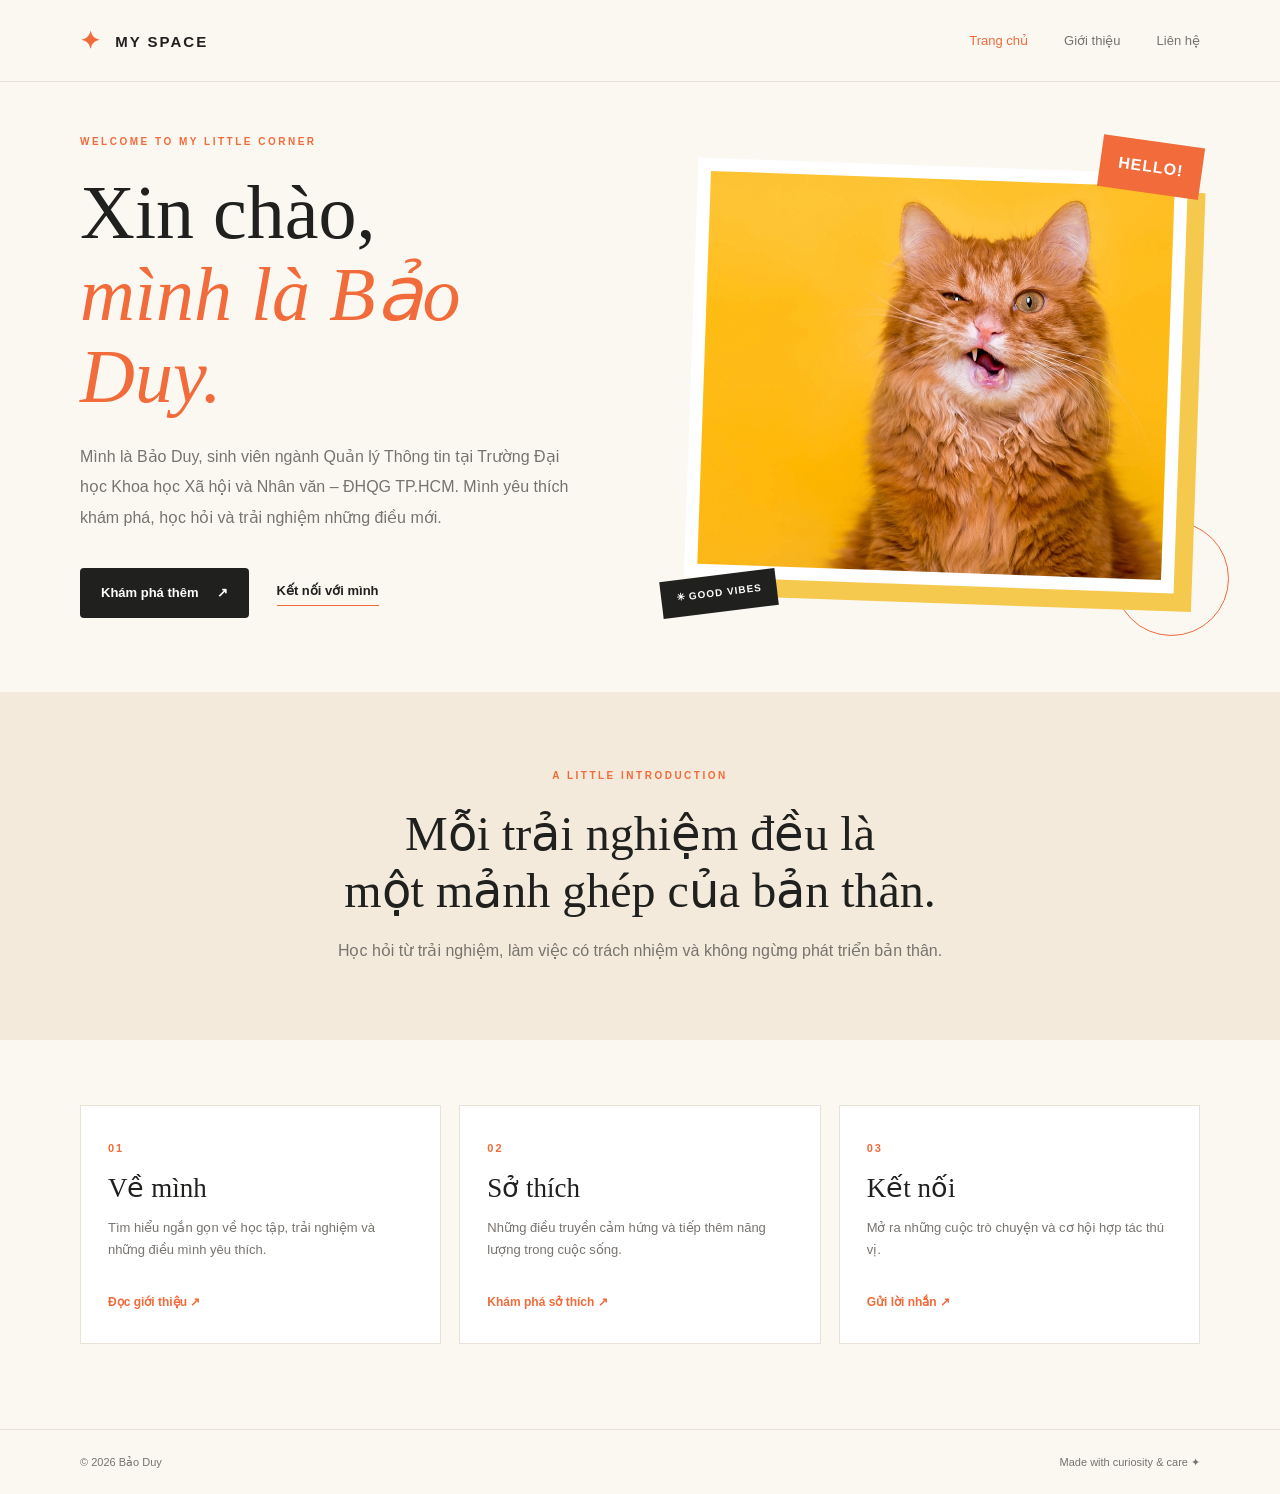
<file: index.html>
<!DOCTYPE html>
<html lang="vi">
<head>
  <meta charset="UTF-8">
  <meta name="viewport" content="width=device-width, initial-scale=1.0">
  <meta name="description" content="Trang web cá nhân – giới thiệu, hành trình và thông tin liên hệ.">
  <title>Trang cá nhân | Xin chào!</title>
  <link rel="stylesheet" href="style.css">
</head>
<body>
  <header class="site-header">
    <a class="brand" href="index.html"><span class="brand-mark">✦</span> MY SPACE</a>
    <button class="menu-toggle" aria-label="Mở menu" aria-expanded="false">☰</button>
    <nav class="nav">
      <a class="active" href="index.html">Trang chủ</a>
      <a href="about.html">Giới thiệu</a>
      <a href="contact.html">Liên hệ</a>
    </nav>
  </header>

  <main>
    <section class="hero wrap">
      <div class="hero-copy">
        <p class="eyebrow">WELCOME TO MY LITTLE CORNER</p>
        <h1>Xin chào,<br><span>mình là Bảo Duy.</span></h1>
        <p class="lead">Mình là Bảo Duy, sinh viên ngành Quản lý Thông tin tại Trường Đại học Khoa học Xã hội và Nhân văn – ĐHQG TP.HCM. Mình yêu thích khám phá, học hỏi và trải nghiệm những điều mới.</p>
        <div class="actions">
          <a class="button primary" href="about.html">Khám phá thêm <span>↗</span></a>
          <a class="text-link" href="contact.html">Kết nối với mình</a>
        </div>
      </div>
      <div class="hero-art">
        <div class="image-frame"><img src="assets/profile-cat.webp" alt="Chú mèo cam trên nền vàng" /></div>
        <span class="sticker sticker-one">HELLO!</span>
        <span class="sticker sticker-two">✳ GOOD VIBES</span>
        <div class="orbit"></div>
      </div>
    </section>

    <section class="intro-band">
      <div class="wrap band-inner">
        <p class="eyebrow">A LITTLE INTRODUCTION</p>
        <h2>Mỗi trải nghiệm đều là<br>một mảnh ghép của bản thân.</h2>
        <p>Học hỏi từ trải nghiệm, làm việc có trách nhiệm và không ngừng phát triển bản thân.</p>
      </div>
    </section>

    <section class="wrap quick-grid">
      <article class="quick-card"><span class="number">01</span><h3>Về mình</h3><p>Tìm hiểu ngắn gọn về học tập, trải nghiệm và những điều mình yêu thích.</p><a href="about.html">Đọc giới thiệu ↗</a></article>
      <article class="quick-card"><span class="number">02</span><h3>Sở thích</h3><p>Những điều truyền cảm hứng và tiếp thêm năng lượng trong cuộc sống.</p><a href="about.html#interests">Khám phá sở thích ↗</a></article>
      <article class="quick-card"><span class="number">03</span><h3>Kết nối</h3><p>Mở ra những cuộc trò chuyện và cơ hội hợp tác thú vị.</p><a href="contact.html">Gửi lời nhắn ↗</a></article>
    </section>
  </main>

  <footer class="footer"><div class="wrap footer-inner"><span>© 2026 Bảo Duy</span><span>Made with curiosity & care ✦</span></div></footer>
  <script src="script.js"></script>
</body>
</html>
</file>
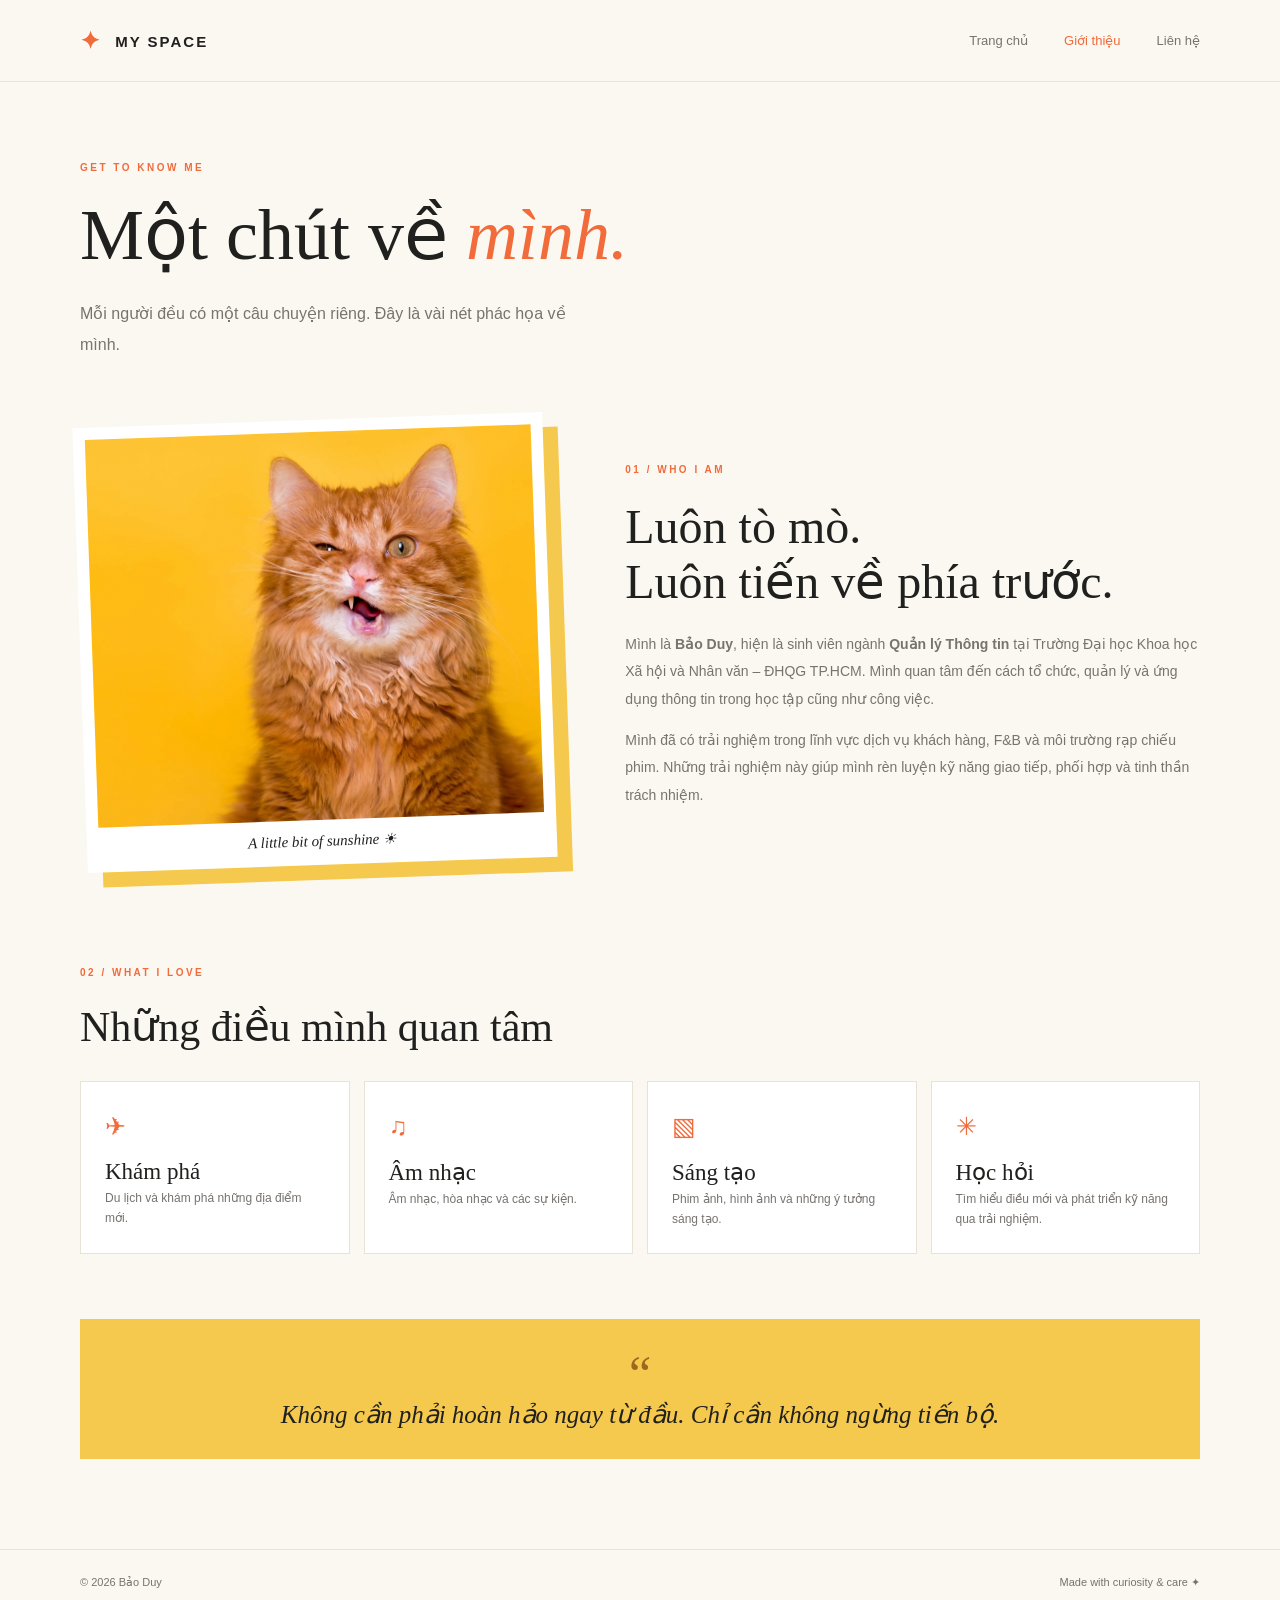
<file: about.html>
<!DOCTYPE html>
<html lang="vi">
<head>
  <meta charset="UTF-8">
  <meta name="viewport" content="width=device-width, initial-scale=1.0">
  <meta name="description" content="Tìm hiểu thêm về bản thân, hành trình và sở thích.">
  <title>Giới thiệu | My Space</title>
  <link rel="stylesheet" href="style.css">
</head>
<body>
  <header class="site-header">
    <a class="brand" href="index.html"><span class="brand-mark">✦</span> MY SPACE</a>
    <button class="menu-toggle" aria-label="Mở menu" aria-expanded="false">☰</button>
    <nav class="nav"><a href="index.html">Trang chủ</a><a class="active" href="about.html">Giới thiệu</a><a href="contact.html">Liên hệ</a></nav>
  </header>

  <main class="wrap page-content">
    <div class="page-heading"><p class="eyebrow">GET TO KNOW ME</p><h1>Một chút về <span>mình.</span></h1><p class="lead">Mỗi người đều có một câu chuyện riêng. Đây là vài nét phác họa về mình.</p></div>
    <section class="about-layout">
      <div class="about-photo"><img src="assets/profile-cat.webp" alt="Hình ảnh trang trí chú mèo cam"><span class="photo-caption">A little bit of sunshine ☀</span></div>
      <div class="about-text">
        <p class="eyebrow">01 / WHO I AM</p><h2>Luôn tò mò.<br>Luôn tiến về phía trước.</h2>
        <p>Mình là <strong>Bảo Duy</strong>, hiện là sinh viên ngành <strong>Quản lý Thông tin</strong> tại Trường Đại học Khoa học Xã hội và Nhân văn – ĐHQG TP.HCM. Mình quan tâm đến cách tổ chức, quản lý và ứng dụng thông tin trong học tập cũng như công việc.</p>
        <p>Mình đã có trải nghiệm trong lĩnh vực dịch vụ khách hàng, F&B và môi trường rạp chiếu phim. Những trải nghiệm này giúp mình rèn luyện kỹ năng giao tiếp, phối hợp và tinh thần trách nhiệm.</p>
      </div>
    </section>
    <section class="details-section" id="interests">
      <p class="eyebrow">02 / WHAT I LOVE</p><h2>Những điều mình quan tâm</h2>
      <div class="interest-grid">
        <div class="interest"><span>✈</span><h3>Khám phá</h3><p>Du lịch và khám phá những địa điểm mới.</p></div>
        <div class="interest"><span>♫</span><h3>Âm nhạc</h3><p>Âm nhạc, hòa nhạc và các sự kiện.</p></div>
        <div class="interest"><span>▧</span><h3>Sáng tạo</h3><p>Phim ảnh, hình ảnh và những ý tưởng sáng tạo.</p></div>
        <div class="interest"><span>✳</span><h3>Học hỏi</h3><p>Tìm hiểu điều mới và phát triển kỹ năng qua trải nghiệm.</p></div>
      </div>
    </section>
    <section class="quote-block"><span>“</span><p>Không cần phải hoàn hảo ngay từ đầu. Chỉ cần không ngừng tiến bộ.</p></section>
  </main>
  <footer class="footer"><div class="wrap footer-inner"><span>© 2026 Bảo Duy</span><span>Made with curiosity & care ✦</span></div></footer>
  <script src="script.js"></script>
</body>
</html>
</file>
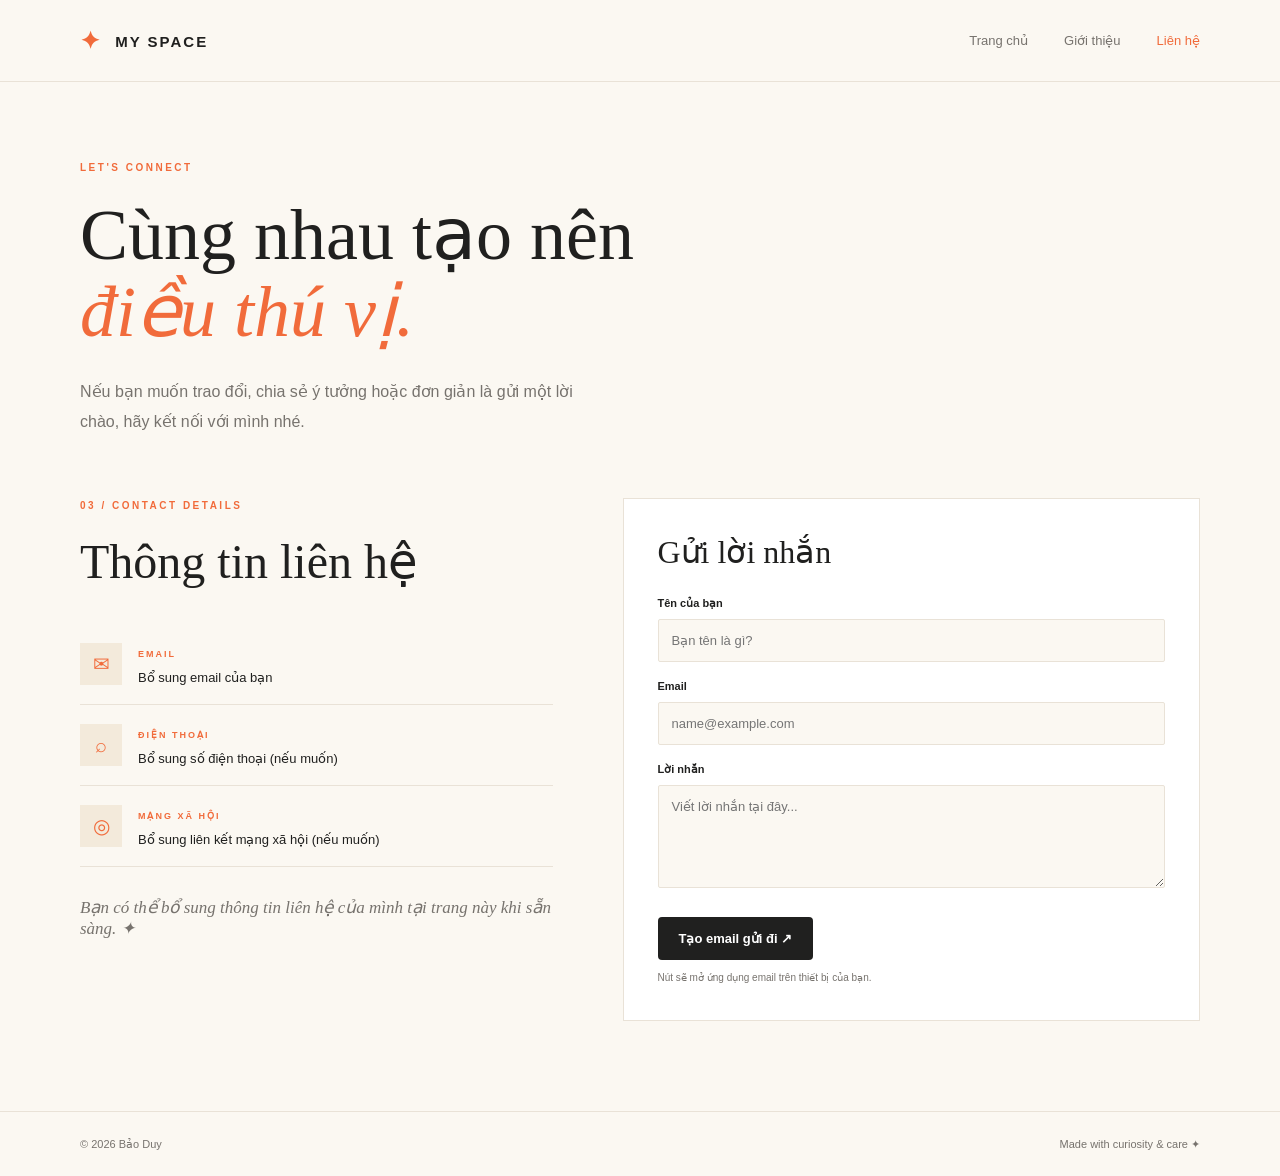
<file: contact.html>
<!DOCTYPE html>
<html lang="vi">
<head>
  <meta charset="UTF-8">
  <meta name="viewport" content="width=device-width, initial-scale=1.0">
  <meta name="description" content="Thông tin liên hệ và gửi lời nhắn.">
  <title>Liên hệ | My Space</title>
  <link rel="stylesheet" href="style.css">
</head>
<body>
  <header class="site-header">
    <a class="brand" href="index.html"><span class="brand-mark">✦</span> MY SPACE</a>
    <button class="menu-toggle" aria-label="Mở menu" aria-expanded="false">☰</button>
    <nav class="nav"><a href="index.html">Trang chủ</a><a href="about.html">Giới thiệu</a><a class="active" href="contact.html">Liên hệ</a></nav>
  </header>

  <main class="wrap page-content contact-page">
    <div class="page-heading"><p class="eyebrow">LET'S CONNECT</p><h1>Cùng nhau tạo nên<br><span>điều thú vị.</span></h1><p class="lead">Nếu bạn muốn trao đổi, chia sẻ ý tưởng hoặc đơn giản là gửi một lời chào, hãy kết nối với mình nhé.</p></div>
    <section class="contact-layout">
      <div class="contact-info">
        <p class="eyebrow">03 / CONTACT DETAILS</p><h2>Thông tin liên hệ</h2>
        <div class="contact-line"><span class="contact-icon">✉</span><div><small>EMAIL</small><p>Bổ sung email của bạn</p></div></div>
        <div class="contact-line"><span class="contact-icon">⌕</span><div><small>ĐIỆN THOẠI</small><p>Bổ sung số điện thoại (nếu muốn)</p></div></div>
        <div class="contact-line"><span class="contact-icon">◎</span><div><small>MẠNG XÃ HỘI</small><p>Bổ sung liên kết mạng xã hội (nếu muốn)</p></div></div>
        <div class="contact-note">Bạn có thể bổ sung thông tin liên hệ của mình tại trang này khi sẵn sàng. ✦</div>
      </div>
      <form class="contact-form" id="contactForm">
        <h2>Gửi lời nhắn</h2>
        <label for="name">Tên của bạn</label><input id="name" name="name" placeholder="Bạn tên là gì?" required>
        <label for="email">Email</label><input id="email" name="email" type="email" placeholder="name@example.com" required>
        <label for="message">Lời nhắn</label><textarea id="message" name="message" rows="5" placeholder="Viết lời nhắn tại đây..." required></textarea>
        <button class="button primary submit-button" type="submit">Tạo email gửi đi ↗</button>
        <p class="form-note" id="formNote">Nút sẽ mở ứng dụng email trên thiết bị của bạn.</p>
      </form>
    </section>
  </main>
  <footer class="footer"><div class="wrap footer-inner"><span>© 2026 Bảo Duy</span><span>Made with curiosity & care ✦</span></div></footer>
  <script src="script.js"></script>
</body>
</html>
</file>
<file: style.css>
:root{--ink:#20201f;--muted:#77736e;--paper:#fbf8f2;--orange:#f16b3b;--yellow:#f5c94e;--line:#e9e2d7;--serif:'Times New Roman',Georgia,serif}
*{box-sizing:border-box}html{scroll-behavior:smooth}body{margin:0;background:var(--paper);color:var(--ink);font-family:Arial,Helvetica,sans-serif;line-height:1.65}a{color:inherit;text-decoration:none}.wrap{width:min(1120px,calc(100% - 48px));margin:auto}.site-header{height:82px;padding:0 max(24px,calc((100% - 1120px)/2));display:flex;align-items:center;justify-content:space-between;border-bottom:1px solid var(--line);background:rgba(251,248,242,.94);position:sticky;top:0;z-index:10;backdrop-filter:blur(12px)}.brand{font-size:15px;font-weight:900;letter-spacing:2px}.brand-mark{color:var(--orange);font-size:24px;vertical-align:-2px;margin-right:7px}.nav{display:flex;gap:36px}.nav a{font-size:13px;color:var(--muted);transition:.2s}.nav a:hover,.nav a.active{color:var(--orange)}.menu-toggle{display:none;border:0;background:none;font-size:25px}.hero{min-height:610px;display:grid;grid-template-columns:1fr 1fr;align-items:center;gap:65px;padding-top:48px;padding-bottom:70px}.eyebrow{font-size:10px;letter-spacing:2.5px;font-weight:800;color:var(--orange);margin:0 0 20px}.hero h1,.page-heading h1{font:clamp(46px,6vw,76px)/1.08 var(--serif);letter-spacing:0;word-spacing:normal;font-kerning:normal;margin:0 0 25px}.hero h1 span,.page-heading h1 span{color:var(--orange);font-style:italic}.lead{font-size:16px;color:var(--muted);max-width:510px;line-height:1.9}.actions{display:flex;align-items:center;gap:28px;margin-top:35px}.button{display:inline-flex;align-items:center;justify-content:center;gap:18px;border:0;border-radius:4px;padding:14px 21px;font-weight:700;font-size:13px;cursor:pointer}.primary{background:var(--ink);color:white;transition:.2s}.primary:hover{background:var(--orange);transform:translateY(-2px)}.text-link{font-size:13px;font-weight:700;border-bottom:1px solid var(--orange);padding-bottom:4px}.hero-art{position:relative;max-width:490px;margin:auto}.image-frame{position:relative;z-index:1;padding:13px;background:white;box-shadow:18px 18px 0 var(--yellow);transform:rotate(2deg)}.image-frame img{width:100%;display:block;aspect-ratio:1.18;object-fit:cover}.sticker{position:absolute;z-index:2;font-weight:900;letter-spacing:1px}.sticker-one{top:-25px;right:-20px;background:var(--orange);color:white;padding:13px 18px;transform:rotate(8deg)}.sticker-two{bottom:-26px;left:-30px;background:var(--ink);color:white;padding:10px 15px;font-size:10px;transform:rotate(-7deg)}.orbit{position:absolute;width:115px;height:115px;border:1px solid var(--orange);border-radius:50%;right:-48px;bottom:-50px}.intro-band{background:#f3eadb;padding:76px 0;text-align:center}.band-inner h2{font:clamp(34px,4vw,48px)/1.2 var(--serif);margin:0 0 18px}.band-inner>p:last-child{color:var(--muted);margin:0}.quick-grid{display:grid;grid-template-columns:repeat(3,1fr);gap:18px;padding-top:65px;padding-bottom:85px}.quick-card{background:#fff;padding:28px 27px;border:1px solid var(--line);min-height:225px}.number{font-size:11px;color:var(--orange);font-weight:800;letter-spacing:2px}.quick-card h3{font:27px var(--serif);margin:12px 0 8px}.quick-card p{font-size:13px;color:var(--muted);min-height:58px}.quick-card a{font-size:12px;font-weight:800;color:var(--orange)}.footer{border-top:1px solid var(--line);padding:23px 0;color:var(--muted);font-size:11px}.footer-inner{display:flex;justify-content:space-between}.page-content{padding-top:78px;padding-bottom:90px}.page-heading{max-width:750px;margin-bottom:60px}.page-heading h1{font-size:clamp(48px,6vw,72px)}.about-layout{display:grid;grid-template-columns:.9fr 1.1fr;gap:75px;align-items:center}.about-photo{position:relative;padding:12px;background:white;box-shadow:15px 15px 0 var(--yellow);transform:rotate(-2deg)}.about-photo img{display:block;width:100%;aspect-ratio:1.15;object-fit:cover}.photo-caption{display:block;padding:12px 4px 3px;font:italic 15px var(--serif);text-align:center}.about-text h2,.contact-info h2{font:clamp(34px,4vw,48px)/1.15 var(--serif);margin:0 0 22px}.about-text>p:not(.eyebrow){font-size:14px;color:var(--muted);line-height:1.95}.details-section{padding-top:100px}.details-section h2{font:42px var(--serif);margin:0 0 30px}.interest-grid{display:grid;grid-template-columns:repeat(4,1fr);gap:14px}.interest{padding:24px;background:#fff;border:1px solid var(--line)}.interest>span{font-size:25px;color:var(--orange)}.interest h3{font:23px var(--serif);margin:12px 0 4px}.interest p{font-size:12px;color:var(--muted);margin:0}.quote-block{margin-top:65px;background:var(--yellow);padding:30px 40px;text-align:center}.quote-block span{font:50px var(--serif);line-height:1;color:#9a6920}.quote-block p{font:italic 25px var(--serif);margin:0}.contact-layout{display:grid;grid-template-columns:.9fr 1.1fr;gap:70px}.contact-info h2{margin-bottom:35px}.contact-line{display:flex;align-items:center;gap:16px;padding:15px 0;border-bottom:1px solid var(--line)}.contact-icon{width:42px;height:42px;display:grid;place-items:center;background:#f3eadb;color:var(--orange);font-size:20px}.contact-line small{font-size:9px;letter-spacing:2px;color:var(--orange);font-weight:800}.contact-line p{margin:1px 0;font-size:13px}.contact-note{margin-top:30px;color:var(--muted);font:italic 17px var(--serif)}.contact-form{background:#fff;border:1px solid var(--line);padding:34px}.contact-form h2{font:32px var(--serif);margin:0 0 23px}.contact-form label{display:block;font-size:11px;font-weight:800;margin:15px 0 7px}.contact-form input,.contact-form textarea{width:100%;border:1px solid var(--line);background:var(--paper);padding:13px;font:13px Arial;outline:none;border-radius:2px}.contact-form input:focus,.contact-form textarea:focus{border-color:var(--orange)}.contact-form textarea{resize:vertical}.submit-button{margin-top:20px}.form-note{font-size:10px;color:var(--muted);margin-bottom:0}
@media(max-width:760px){.site-header{height:70px}.menu-toggle{display:block}.nav{display:none;position:absolute;top:69px;left:0;right:0;background:var(--paper);padding:20px 24px;border-bottom:1px solid var(--line);flex-direction:column;gap:15px}.nav.open{display:flex}.hero{grid-template-columns:1fr;gap:55px;padding-top:65px}.hero-copy{order:0}.hero-art{width:85%;margin-bottom:20px}.quick-grid{grid-template-columns:1fr}.quick-card{min-height:auto}.about-layout,.contact-layout{grid-template-columns:1fr;gap:45px}.about-photo{max-width:500px}.interest-grid{grid-template-columns:repeat(2,1fr)}.page-content{padding-top:55px}.page-heading{margin-bottom:40px}.footer-inner{gap:10px;flex-direction:column}.actions{flex-wrap:wrap}.details-section{padding-top:70px}}
@media(max-width:420px){.wrap{width:calc(100% - 36px)}.hero h1{font-size:47px}.interest-grid{grid-template-columns:1fr 1fr}.contact-form{padding:23px}.sticker-one{right:-12px}}
</file>
